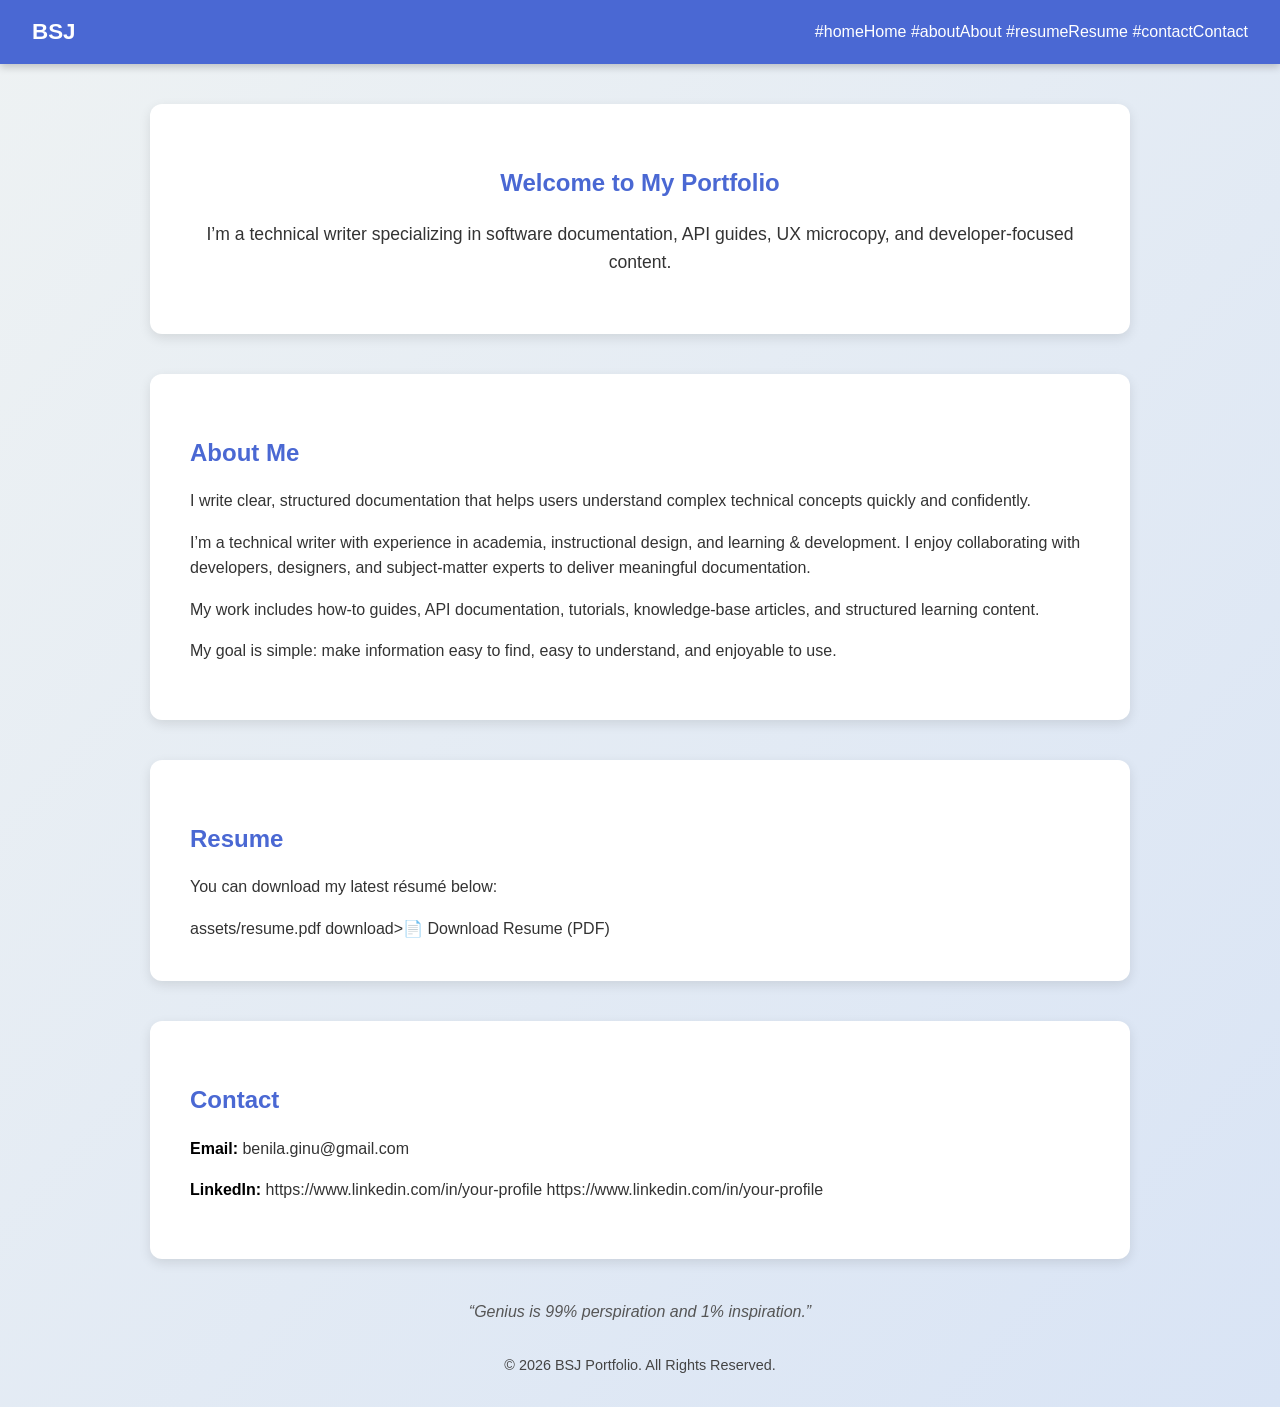
<file: index.html>
<!DOCTYPE html>
<html lang="en">
<head>
  <meta charset="UTF-8">
  <title>BSJ | Technical Writing Portfolio</title>

  <style>
    body {
      margin: 0;
      font-family: "Segoe UI", Arial, sans-serif;
      background: linear-gradient(to bottom right, #eef2f3, #d9e4f5);
      color: #333;
      line-height: 1.6;
    }

    /* Navigation */
    nav {
      display: flex;
      justify-content: space-between;
      align-items: center;
      background: #4a68d3;
      padding: 14px 32px;
      color: white;
      position: sticky;
      top: 0;
      z-index: 10;
      box-shadow: 0 3px 8px rgba(0,0,0,0.2);
    }

    nav .logo {
      font-size: 1.4rem;
      font-weight: bold;
    }

    nav .links a {
      margin-left: 20px;
      color: white;
      text-decoration: none;
      font-weight: 500;
    }

    nav .links a:hover {
      text-decoration: underline;
    }

    /* Layout Containers */
    section {
      max-width: 900px;
      background: white;
      margin: 40px auto;
      padding: 40px;
      border-radius: 12px;
      box-shadow: 0 4px 12px rgba(0,0,0,0.1);
    }

    h1, h2 {
      color: #4a68d3;
      margin-bottom: 16px;
    }

    .hero {
      text-align: center;
    }

    .hero p {
      font-size: 1.1rem;
    }

    .resume-link a {
      display: inline-block;
      margin-top: 10px;
      padding: 10px 18px;
      background: #4a68d3;
      color: white;
      text-decoration: none;
      border-radius: 6px;
      font-weight: 600;
    }

    .resume-link a:hover {
      background: #3b55b0;
    }

    .contact p strong {
      color: #000;
    }

    footer {
      text-align: center;
      padding: 30px;
      color: #444;
      font-size: 0.9rem;
    }

    .quote {
      text-align: center;
      font-style: italic;
      margin-top: 30px;
      color: #555;
    }
  </style>
</head>

<body>

  <!-- Navigation -->
  <nav>
    <div class="logo">BSJ</div>
    <div class="links">
      #homeHome</a>
      #aboutAbout</a>
      #resumeResume</a>
      #contactContact</a>
    </div>
  </nav>

  <!-- Home -->
  <section id="home" class="hero">
    <h1>Welcome to My Portfolio</h1>
    <p>
      I’m a technical writer specializing in software documentation, API guides,
      UX microcopy, and developer‑focused content.
    </p>
  </section>

  <!-- About -->
  <section id="about">
    <h1>About Me</h1>
    <p>
      I write clear, structured documentation that helps users understand complex
      technical concepts quickly and confidently.
    </p>

    <p>
      I’m a technical writer with experience in academia, instructional design,
      and learning & development. I enjoy collaborating with developers,
      designers, and subject‑matter experts to deliver meaningful documentation.
    </p>

    <p>
      My work includes how‑to guides, API documentation, tutorials,
      knowledge‑base articles, and structured learning content.
    </p>

    <p>
      My goal is simple: make information easy to find, easy to understand,
      and enjoyable to use.
    </p>
  </section>

  <!-- Resume -->
  <section id="resume">
    <h1>Resume</h1>
    <p>You can download my latest résumé below:</p>
    <div class="resume-link">
      assets/resume.pdf download>📄 Download Resume (PDF)</a>
    </div>
  </section>

  <!-- Contact -->
  <section id="contact" class="contact">
    <h1>Contact</h1>
    <p><strong>Email:</strong> benila.ginu@gmail.com</p>

    <p>
      <strong>LinkedIn:</strong>
      https://www.linkedin.com/in/your-profile
        https://www.linkedin.com/in/your-profile
      </a>
    </p>
  </section>

  <!-- Quote -->
  <div class="quote">
    “Genius is 99% perspiration and 1% inspiration.”
  </div>

  <!-- Footer -->
  <footer>
    © 2026 BSJ Portfolio. All Rights Reserved.
  </footer>

</body>
</html>
</file>
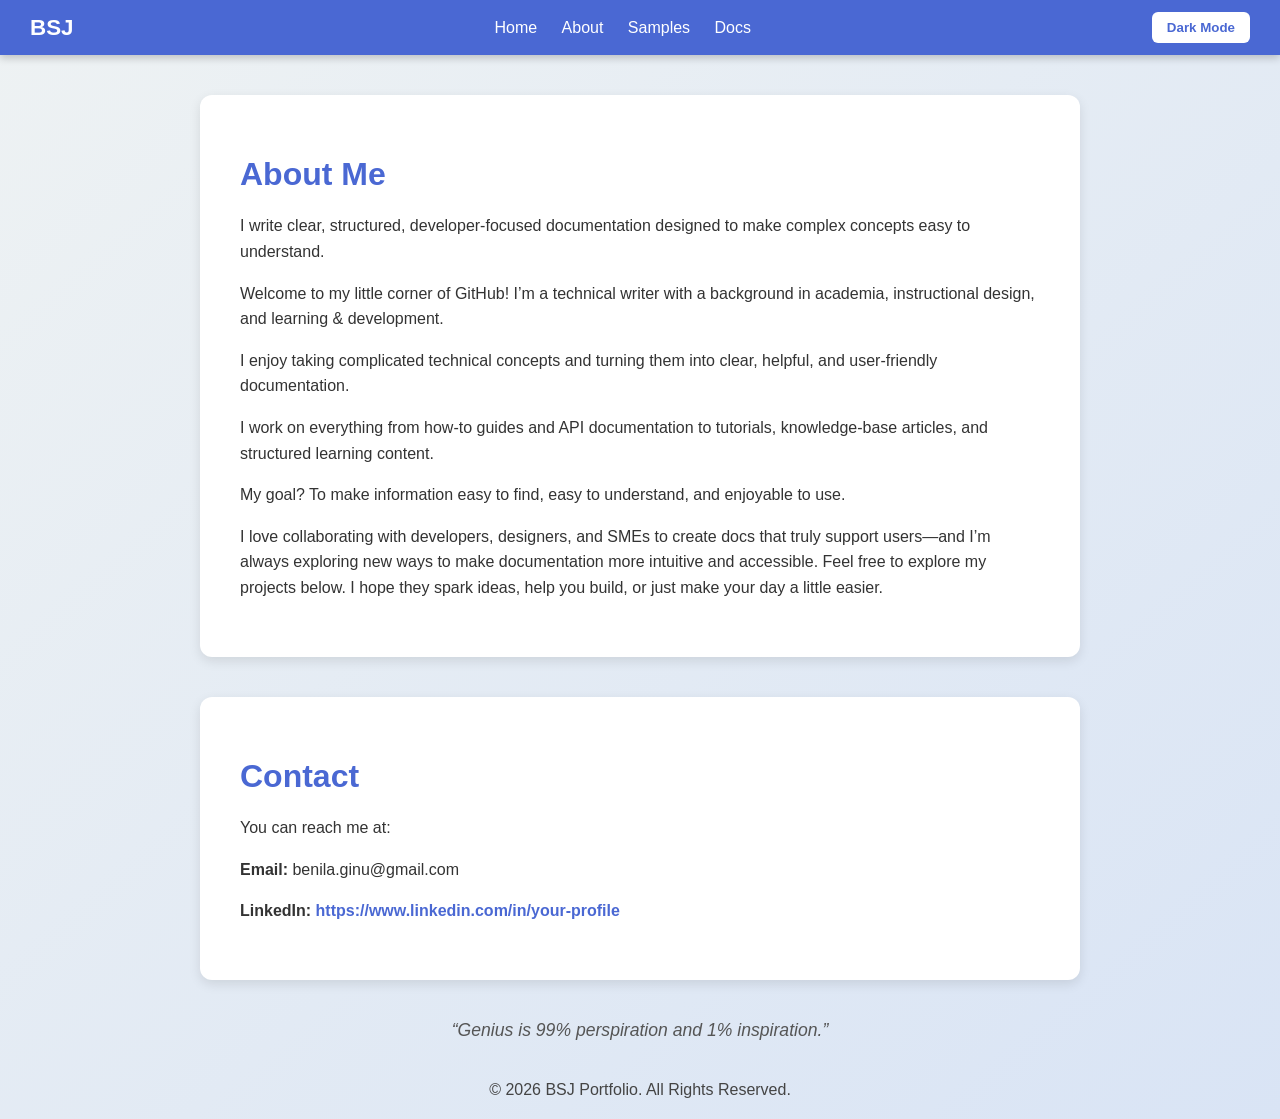
<file: about.html>
<!DOCTYPE html>
<html lang="en">
<head>
    <meta charset="UTF-8">
    <title>About Me</title>

    <!-- Aesthetic Internal Styling -->
    <style>
        body {
            margin: 0;
            font-family: "Segoe UI", Arial, sans-serif;
            background: linear-gradient(to bottom right, #eef2f3, #d9e4f5);
            color: #333;
        }

        nav {
            display: flex;
            justify-content: space-between;
            align-items: center;
            background: #4a68d3;
            padding: 12px 30px;
            color: white;
            box-shadow: 0 3px 8px rgba(0,0,0,0.2);
            position: sticky;
            top: 0;
            z-index: 10;
        }

        nav .logo {
            font-size: 1.4rem;
            font-weight: bold;
        }

        nav .links a {
            margin-left: 20px;
            color: white;
            text-decoration: none;
            font-weight: 500;
        }

        nav .links a:hover {
            text-decoration: underline;
        }

        nav .toggle-btn {
            background: white;
            border: none;
            padding: 8px 15px;
            border-radius: 6px;
            cursor: pointer;
            font-weight: 600;
            color: #4a68d3;
        }

        .container {
            max-width: 800px;
            background: white;
            margin: 40px auto;
            padding: 40px;
            border-radius: 12px;
            box-shadow: 0 4px 12px rgba(0,0,0,0.1);
        }

        h1 {
            color: #4a68d3;
            margin-bottom: 20px;
        }

        p {
            line-height: 1.6;
            margin-bottom: 16px;
        }

        .contact-details p strong {
            color: #333;
        }

        .footer-quote {
            text-align: center;
            margin: 40px 0 20px;
            font-style: italic;
            font-size: 1.1rem;
            color: #555;
        }

        footer {
            text-align: center;
            padding: 20px;
            color: #444;
        }
    </style>

    <script>
        // Simple Light/Dark Mode Toggle
        function toggleMode() {
            document.body.classList.toggle("dark-mode");
        }
    </script>
</head>

<body>

    <!-- Navigation Bar -->
    <nav>
        <div class="logo">BSJ</div>

        <div class="links">
            <a href="index.html">Home</a>
            <a href="about.html">About</a>
            <a href="samples.html">Samples</a>
            <a href="docs.html">Docs</a>
        </div>

        <button class="toggle-btn" onclick="toggleMode()">Dark Mode</button>
    </nav>

    <!-- ABOUT ME SECTION -->
    <div class="container">
        <h1>About Me</h1>

        <p>I write clear, structured, developer-focused documentation designed to make complex concepts easy to understand.</p>

        <p>Welcome to my little corner of GitHub! I’m a technical writer with a background in academia, instructional design, and learning & development.</p>

        <p>I enjoy taking complicated technical concepts and turning them into clear, helpful, and user‑friendly documentation.</p>

        <p>I work on everything from how‑to guides and API documentation to tutorials, knowledge‑base articles, and structured learning content.</p>

        <p>My goal? To make information easy to find, easy to understand, and enjoyable to use.</p>

        <p>I love collaborating with developers, designers, and SMEs to create docs that truly support users—and I’m always exploring new ways to make documentation more intuitive and accessible. Feel free to explore my projects below. I hope they spark ideas, help you build, or just make your day a little easier.</p>
    </div>

    <!-- CONTACT SECTION -->
    <div class="container contact-details">
        <h1>Contact</h1>

        <p>You can reach me at:</p>

        <p><strong>Email:</strong> benila.ginu@gmail.com</p>

        <p><strong>LinkedIn:</strong> 
            <a href="#" style="color:#4a68d3; font-weight:600; text-decoration:none;">
                https://www.linkedin.com/in/your-profile
            </a>
        </p>
    </div>

    <!-- Closing Quote -->
    <div class="footer-quote">
        “Genius is 99% perspiration and 1% inspiration.”
    </div>

    <footer>
        © 2026 BSJ Portfolio. All Rights Reserved.
    </footer>

</body>
</html>
</file>
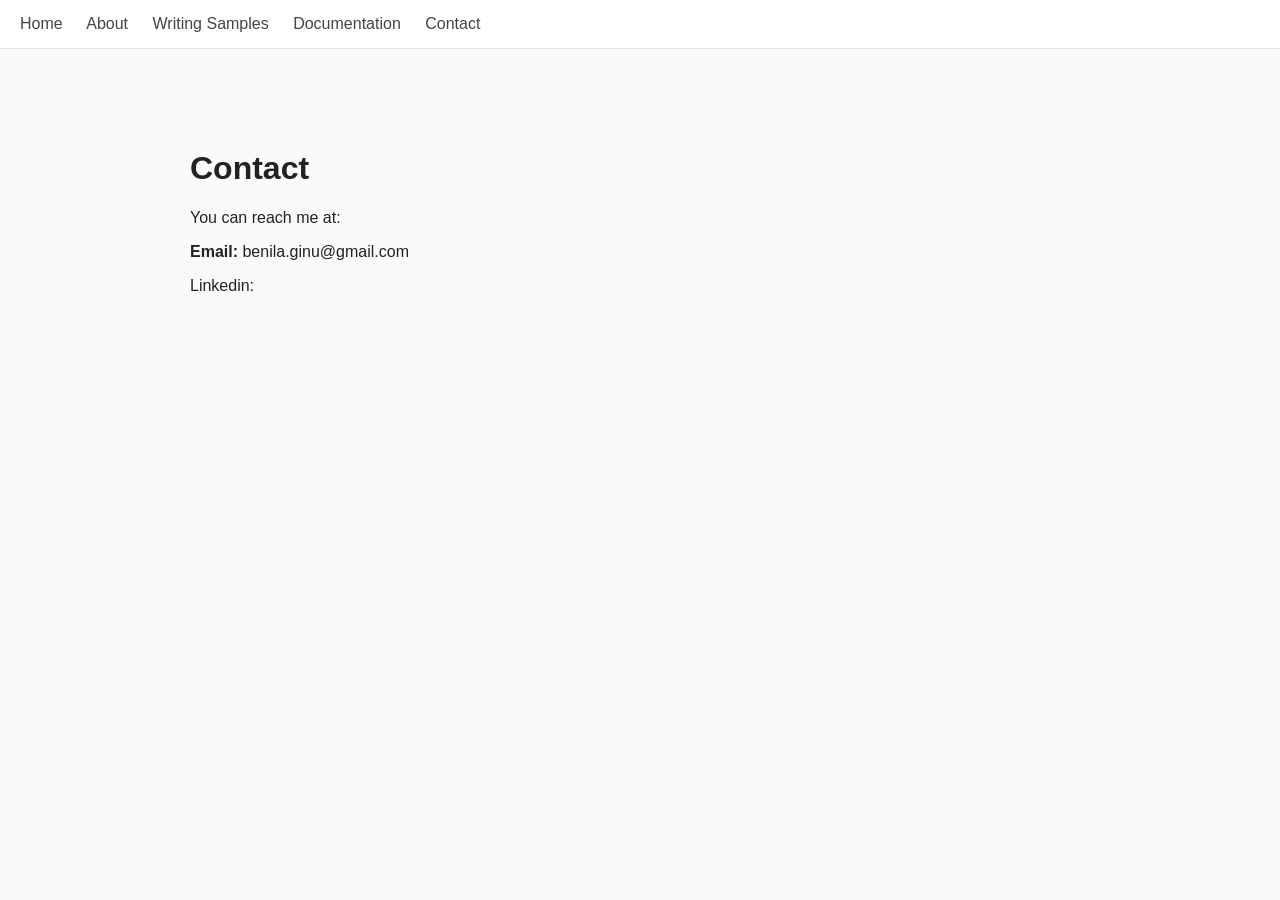
<file: contact.html>
<!DOCTYPE html>
<html lang="en">
<head>
  <meta charset="UTF-8">
  <meta name="viewport" content="width=device-width, initial-scale=1.0">
  <title>Contact</title>
  <style>
    body { font-family: Arial, sans-serif; margin: 0; padding: 0; background: #fafafa; color: #222; }
    nav { background: #ffffff; padding: 15px 20px; border-bottom: 1px solid #e5e5e5; }
    nav a { margin-right: 20px; text-decoration: none; color: #444; }
    nav a:hover { color: #000; }
    .container { max-width: 900px; margin: 60px auto; padding: 20px; }
  </style>
</head>

<body>
  <nav>
    <a href="index.html">Home</a>
    <a href="about.html">About</a>
    <a href="samples.html">Writing Samples</a>
    <a href="docs.html">Documentation</a>
    <a href="contact.html">Contact</a>
  </nav>

  <div class="container">
    <h1>Contact</h1>
    <p>You can reach me at:</p>
    <p><strong>Email:</strong> benila.ginu@gmail.com</p>
    <p<strong>Linkedin:</o>
  </div>
</body>
</html>
</file>
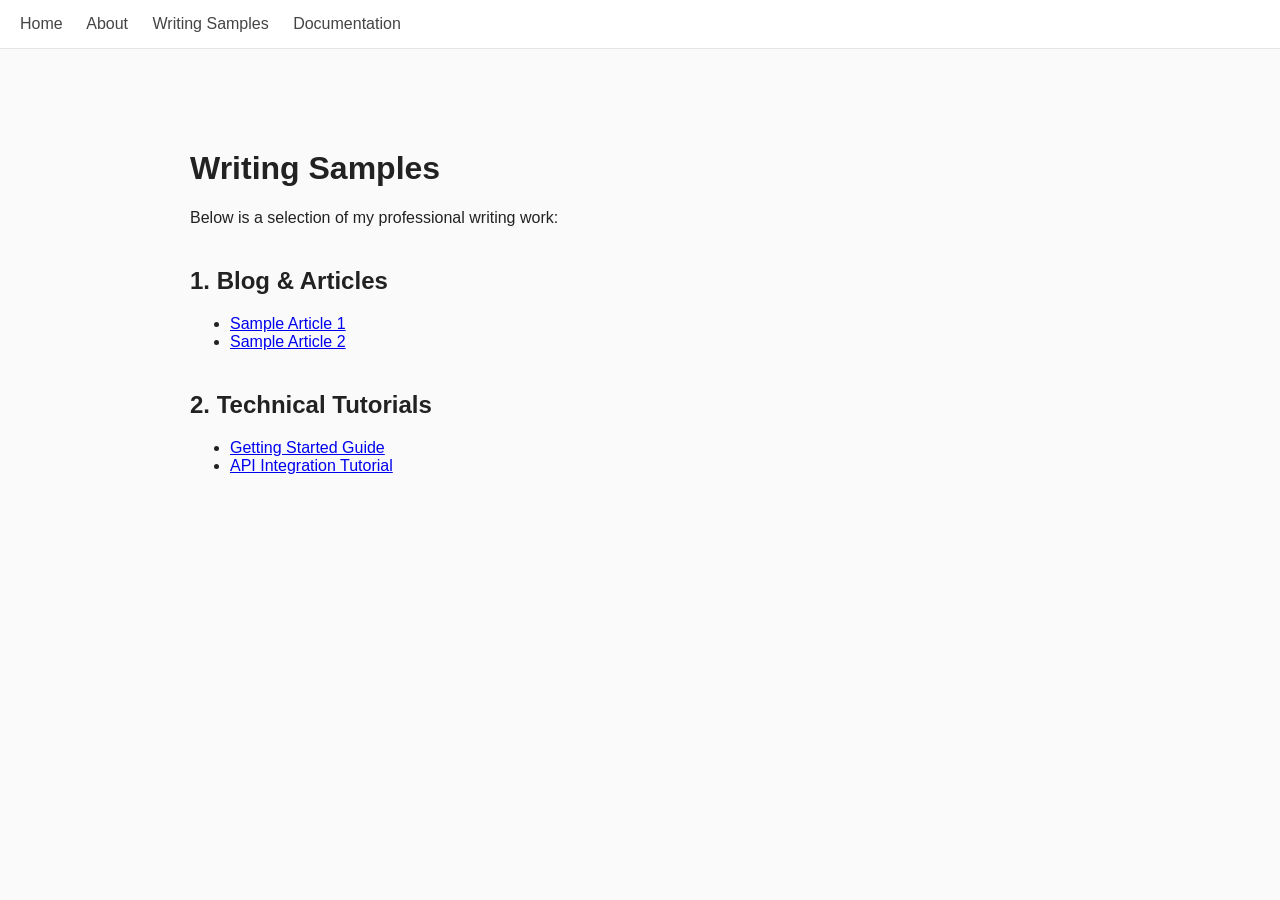
<file: projects.html>
<!DOCTYPE html>
<html lang="en">
<head>
  <meta charset="UTF-8">
  <meta name="viewport" content="width=device-width, initial-scale=1.0">
  <title>Writing Samples</title>
  <style>
    body { font-family: Arial, sans-serif; margin: 0; padding: 0; background: #fafafa; color: #222; }
    nav { background: #ffffff; padding: 15px 20px; border-bottom: 1px solid #e5e5e5; }
    nav a { margin-right: 20px; text-decoration: none; color: #444; }
    nav a:hover { color: #000; }
    .container { max-width: 900px; margin: 60px auto; padding: 20px; }
    h2 { margin-top: 40px; }
  </style>
</head>

<body>
  <nav>
    <a href="index.html">Home</a>
    <a href="about.html">About</a>
    <a href="samples.html">Writing Samples</a>
    <a href="docs.html">Documentation</a>
  </nav>

  <div class="container">
    <h1>Writing Samples</h1>
    <p>Below is a selection of my professional writing work:</p>

    <h2>1. Blog & Articles</h2>
    <ul>
      <li><a href="#">Sample Article 1</a></li>
      <li><a href="#">Sample Article 2</a></li>
    </ul>

    <h2>2. Technical Tutorials</h2>
    <ul>
      <li><a href="#">Getting Started Guide</a></li>
      <li><a href="#">API Integration Tutorial</a></li>
    </ul>
  </div>
</body>
</html>
</file>
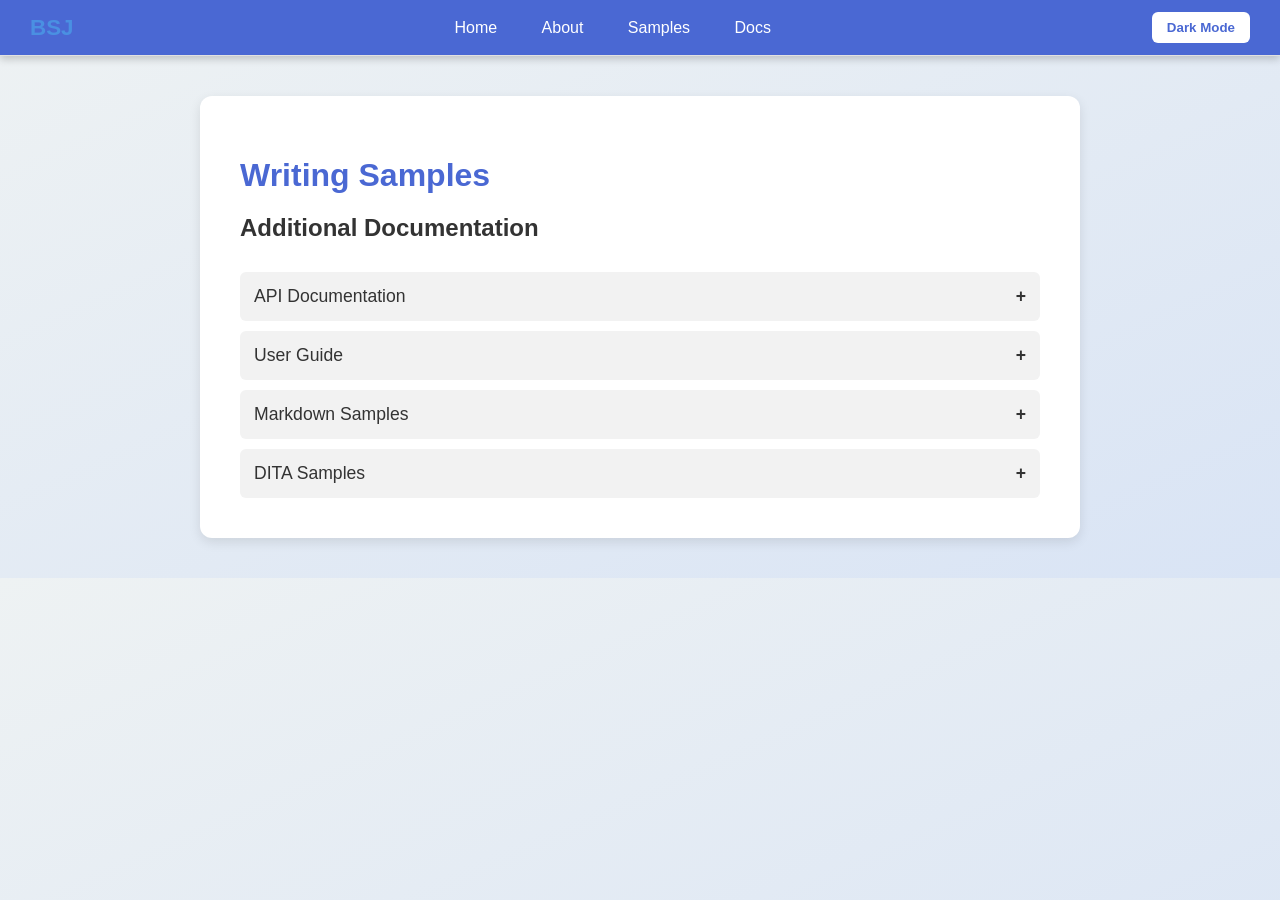
<file: samples.html>
<!DOCTYPE html>
<html>
<head>
  <title>Writing Samples</title>
  <link rel="stylesheet" href="assets/style.css">
  <script src="assets/script.js"></script>
</head>

<body>
  <nav>
    <div class="logo">BSJ</div>
    <div class="links">
      <a href="index.html">Home</a>
      <a href="about.html">About</a>
      <a href="samples.html">Samples</a>
      <a href="docs.html">Docs</a>
    </div>
    <button class="toggle-btn" onclick="toggleMode()">Dark Mode</button>
  </nav>

  <div class="container">
    <h1>Writing Samples</h1>

      <style>
        body {
            margin: 0;
            font-family: "Segoe UI", Arial, sans-serif;
            background: linear-gradient(to bottom right, #eef2f3, #d9e4f5);
            color: #333;
        }

        nav {
            display: flex;
            justify-content: space-between;
            align-items: center;
            background: #4a68d3;
            padding: 12px 30px;
            color: white;
            box-shadow: 0 3px 8px rgba(0,0,0,0.2);
            position: sticky;
            top: 0;
            z-index: 10;
        }

        nav .logo {
            font-size: 1.4rem;
            font-weight: bold;
        }

        nav .links a {
            margin-left: 20px;
            color: white;
            text-decoration: none;
            font-weight: 500;
        }

        nav .links a:hover {
            text-decoration: underline;
        }

        nav .toggle-btn {
            background: white;
            border: none;
            padding: 8px 15px;
            border-radius: 6px;
            cursor: pointer;
            font-weight: 600;
            color: #4a68d3;
        }

        .container {
            max-width: 800px;
            background: white;
            margin: 40px auto;
            padding: 40px;
            border-radius: 12px;
            box-shadow: 0 4px 12px rgba(0,0,0,0.1);
        }

        h1 {
            color: #4a68d3;
            margin-bottom: 20px;
        }

        p {
            line-height: 1.6;
            margin-bottom: 16px;
        }

        .contact-details p strong {
            color: #333;
        }

        .footer-quote {
            text-align: center;
            margin: 40px 0 20px;
            font-style: italic;
            font-size: 1.1rem;
            color: #555;
        }

        footer {
            text-align: center;
            padding: 20px;
            color: #444;
        }
    </style>


    <!-- ===== Collapsible Sections for Portfolio ===== -->

<style>
  .collapsible {
    background-color: #f2f2f2;
    color: #333;
    cursor: pointer;
    padding: 14px;
    width: 100%;
    border: none;
    text-align: left;
    outline: none;
    font-size: 1.1rem;
    margin-top: 10px;
    border-radius: 6px;
    transition: background-color 0.3s ease;
  }

  .collapsible:hover {
    background-color: #e0e0e0;
  }

  .collapsible:after {
    content: '\002B'; /* plus symbol */
    font-weight: bold;
    float: right;
  }

  .collapsible.active:after {
    content: "\2212"; /* minus symbol */
  }

  .collapsible-content {
    padding: 0 18px;
    display: none;
    overflow: hidden;
    background-color: #fafafa;
    border-left: 3px solid #ddd;
    margin-bottom: 10px;
    border-radius: 0 0 6px 6px;
  }
</style>

<h2>Additional Documentation</h2>

<!-- API Documentation -->
<button class="collapsible">API Documentation</button>
<div class="collapsible-content">
  <p>Include API-related docs, endpoints, examples, Postman links, and Swagger files here.</p>
 <div class="doc-link"><a href=" https://drive.google.com/file/d/171c5d6xK0MdzZR8035b7oVGc01NAr3Ux/view?usp=drive_link">API Doc in DITA →</a></div>
  <div class="doc-link"><a href="https://github.com/Ben-techwriter/Documentation-/blob/main/API%20Doc%20-%20Incident%20Management.md">API Doc in Markdown →</a></div> 
  </div>
<!-- User Guide -->
<button class="collapsible">User Guide</button>
<div class="collapsible-content">
  <p>Place user guide content, onboarding steps, workflows, and screenshots here.</p>
   <div class="doc-link"><a href=" https://drive.google.com/file/d/171c5d6xK0MdzZR8035b7oVGc01NAr3Ux/view?usp=drive_link">Sample User Guide for a Mobile App →</a></div>
</div>
<!-- Markdown Samples -->
<button class="collapsible">Markdown Samples</button>
<div class="collapsible-content">
  <p>Add Markdown examples or downloadable .md sample files here.</p>
   <div class="doc-link"><a href=" https://drive.google.com/file/d/171c5d6xK0MdzZR8035b7oVGc01NAr3Ux/view?usp=drive_link">Sample Markdown file →</a></div>
</div>
<!-- DITA Samples -->
<button class="collapsible">DITA Samples</button>
<div class="collapsible-content">
  <p>Provide DITA maps, topics, and structured XML examples here.</p>
   <div class="doc-link"><a href=" https://drive.google.com/file/d/171c5d6xK0MdzZR8035b7oVGc01NAr3Ux/view?usp=drive_link">API Doc in DITA →</a></div>
</div>

<script>
  const collapsibles = document.querySelectorAll(".collapsible");

  collapsibles.forEach(btn => {
    btn.addEventListener("click", function () {
      this.classList.toggle("active");
      const content = this.nextElementSibling;

      if (content.style.display === "block") {
        content.style.display = "none";
      } else {
        content.style.display = "block";
      }
    });
  });
</script>

  </div>
</body>
</html>
</file>
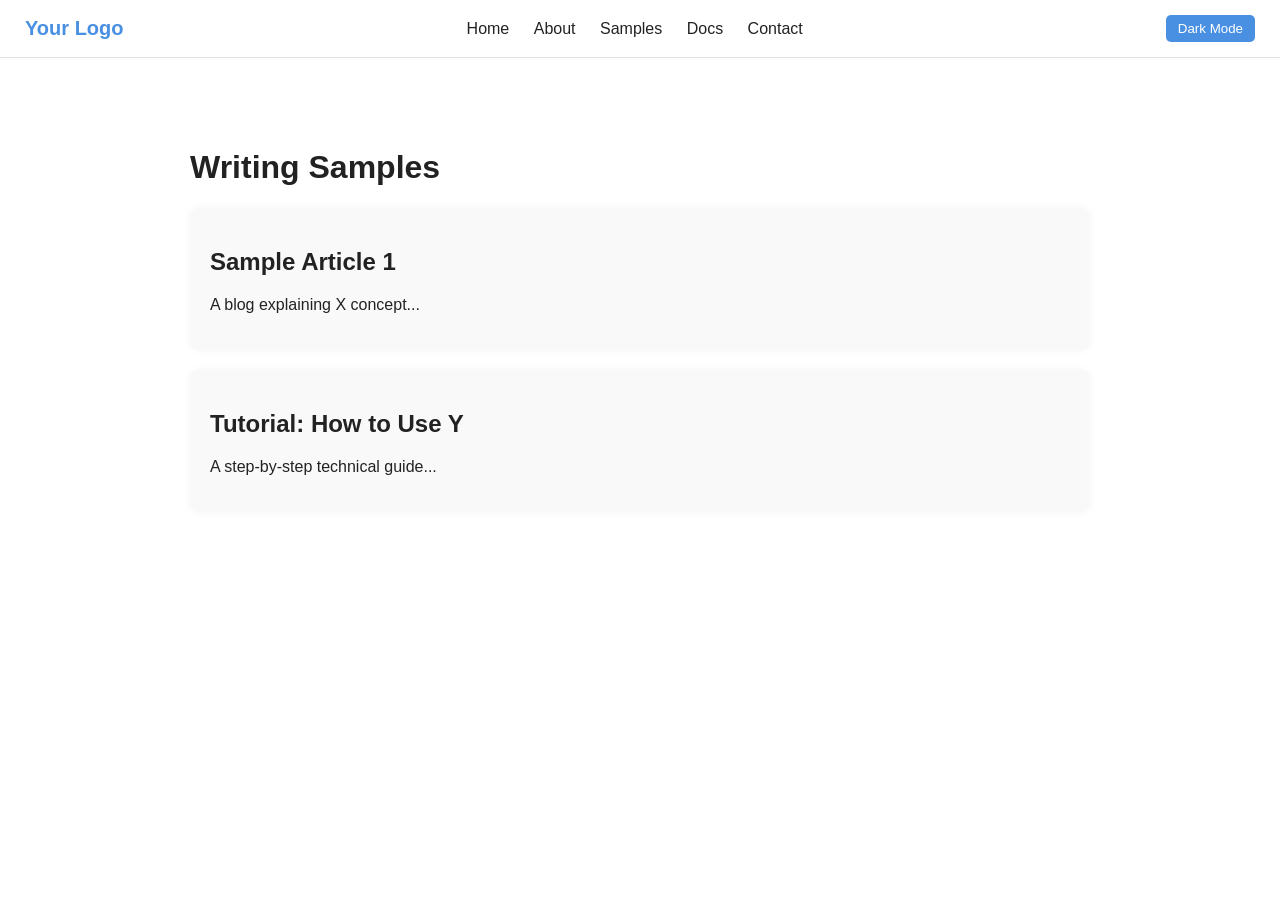
<file: writingsamples.html>
<!DOCTYPE html>
<html>
<head>
  <title>Writing Samples</title>
  <link rel="stylesheet" href="assets/style.css">
  <script src="assets/script.js"></script>
</head>

<body>
  <nav>
    <div class="logo">Your Logo</div>
    <div class="links">
      <a href="index.html">Home</a>
      <a href="about.html">About</a>
      <a href="samples.html">Samples</a>
      <a href="docs.html">Docs</a>
      <a href="contact.html">Contact</a>
    </div>
    <button class="toggle-btn" onclick="toggleMode()">Dark Mode</button>
  </nav>

  <div class="container">
    <h1>Writing Samples</h1>

    <div class="card">
      <h2>Sample Article 1</h2>
      <p>A blog explaining X concept...</p>
    </div>

    <div class="card">
      <h2>Tutorial: How to Use Y</h2>
      <p>A step-by-step technical guide...</p>
    </div>

  </div>
</body>
</html>
</file>
<file: assets/style.css>
/* ---------- GLOBAL ---------- */

:root {
  --bg: #ffffff;
  --text: #222222;
  --card-bg: #f9f9f9;
  --accent: #4a90e2;
  --nav-bg: #ffffff;
}

.dark {
  --bg: #181818;
  --text: #f5f5f5;
  --card-bg: #212121;
  --nav-bg: #202020;
}

body {
  margin: 0;
  font-family: Arial, sans-serif;
  background: var(--bg);
  color: var(--text);
  transition: background 0.3s, color 0.3s;
}

/* ---------- NAVIGATION ---------- */

nav {
  background: var(--nav-bg);
  padding: 15px 25px;
  border-bottom: 1px solid #e1e1e1;
  display: flex;
  align-items: center;
  justify-content: space-between;
}

nav .links a {
  margin-right: 20px;
  text-decoration: none;
  color: var(--text);
  font-size: 16px;
}

nav .links a:hover {
  color: var(--accent);
}

/* ---------- LOGO ---------- */

.logo {
  font-size: 20px;
  font-weight: bold;
  color: var(--accent);
}

/* ---------- TOGGLE ---------- */

.toggle-btn {
  padding: 6px 12px;
  background: var(--accent);
  border: none;
  color: #fff;
  border-radius: 5px;
  cursor: pointer;
}

/* ---------- CONTAINER ---------- */

.container {
  max-width: 900px;
  margin: 50px auto;
  padding: 20px;
  animation: fadeIn 0.6s ease;
}

@keyframes fadeIn {
  from { opacity: 0; transform: translateY(10px); }
  to { opacity: 1; transform: translateY(0); }
}

/* ---------- CARDS ---------- */

.card {
  background: var(--card-bg);
  padding: 20px;
  margin-bottom: 20px;
  border-radius: 10px;
  box-shadow: 0px 0px 8px rgba(0,0,0,0.05);
  transition: transform 0.2s ease;
}

.card:hover {
  transform: translateY(-3px);
}

/* ---------- FOOTER ---------- */

footer {
  text-align: center;
  padding: 30px;
  font-size: 14px;
  opacity: 0.7;
}
</file>
